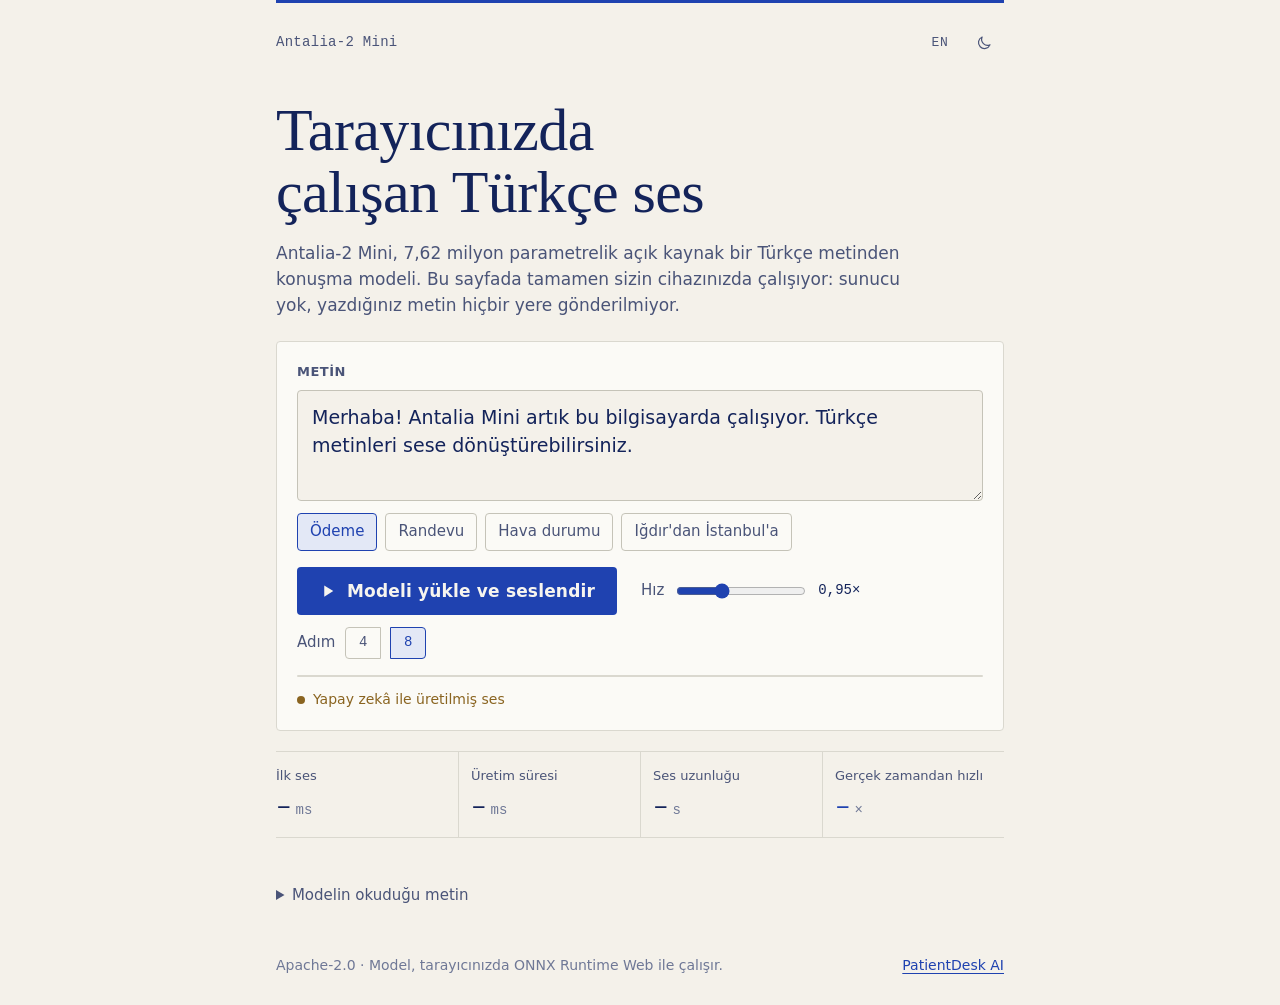
<file: antalia/index.html>
<!doctype html>
<html lang="tr">
<head>
<meta charset="utf-8">
<meta name="viewport" content="width=device-width, initial-scale=1">
<title>Antalia-2 Mini</title>
<meta name="description" content="Antalia-2 Mini: tarayıcıda, cihazınızda çalışan küçük, açık kaynak Türkçe metinden konuşma modeli.">
<meta name="color-scheme" content="light dark">
<link rel="icon" href="icon.svg" type="image/svg+xml">
<link rel="manifest" href="app.webmanifest">
<link rel="stylesheet" href="css/style.css">
<script>
  // theme before first paint: a stored choice wins, else the system preference
  try { const t = localStorage.getItem("am-theme"); if (t === "light" || t === "dark") document.documentElement.dataset.theme = t; } catch (e) {}
</script>
<script type="module" src="js/app.js"></script>
</head>
<body>
<div class="page">
  <header class="top">
    <span class="wordmark">Antalia-2 Mini</span>
    <nav class="toggles" aria-label="Görünüm">
      <button type="button" class="lang" id="lang" aria-label="Switch to English">EN</button>
      <button type="button" class="theme" id="theme" aria-label="Koyu tema">
        <svg class="i-moon" viewBox="0 0 24 24" width="18" height="18" aria-hidden="true"><path d="M20 14.5A8 8 0 0 1 9.5 4a8 8 0 1 0 10.5 10.5Z" fill="none" stroke="currentColor" stroke-width="1.6" stroke-linejoin="round"/></svg>
        <svg class="i-sun" viewBox="0 0 24 24" width="18" height="18" aria-hidden="true"><circle cx="12" cy="12" r="4" fill="none" stroke="currentColor" stroke-width="1.6"/><path d="M12 2.5v2.5M12 19v2.5M2.5 12H5M19 12h2.5M5.3 5.3l1.8 1.8M16.9 16.9l1.8 1.8M5.3 18.7l1.8-1.8M16.9 7.1l1.8-1.8" stroke="currentColor" stroke-width="1.6" stroke-linecap="round"/></svg>
      </button>
    </nav>
  </header>

  <main>
    <section class="intro">
      <h1 data-i18n="title">Tarayıcınızda çalışan Türkçe ses</h1>
      <p class="lead" data-i18n="lead">Antalia-2 Mini, 7,62 milyon parametrelik açık kaynak bir Türkçe metinden konuşma modeli. Bu sayfada tamamen sizin cihazınızda çalışıyor: sunucu yok, yazdığınız metin hiçbir yere gönderilmiyor.</p>
    </section>

    <section class="studio" aria-labelledby="text-label">
      <label id="text-label" for="text" class="label" data-i18n="textLabel">Metin</label>
      <textarea id="text" rows="3" spellcheck="false" maxlength="2000">Merhaba! Antalia Mini artık bu bilgisayarda çalışıyor. Türkçe metinleri sese dönüştürebilirsiniz.</textarea>
      <div class="examples" role="group" aria-label="Örnek cümleler" data-i18n-aria="examples">
        <button type="button" class="chip" data-example="0" data-i18n="ex0">Ödeme</button>
        <button type="button" class="chip" data-example="1" data-i18n="ex1">Randevu</button>
        <button type="button" class="chip" data-example="2" data-i18n="ex2">Hava durumu</button>
        <button type="button" class="chip" data-example="3" data-i18n="ex3">Iğdır'dan İstanbul'a</button>
      </div>

      <div class="controls">
        <button type="button" id="play" class="play" disabled>
          <svg class="i-play" viewBox="0 0 24 24" width="18" height="18" aria-hidden="true"><path d="M7 4.5v15l12-7.5z" fill="currentColor"/></svg>
          <svg class="i-stop" viewBox="0 0 24 24" width="18" height="18" aria-hidden="true"><rect x="6" y="6" width="12" height="12" fill="currentColor"/></svg>
          <span id="play-label" data-i18n="loading">Model yükleniyor</span>
        </button>
        <div class="setting">
          <label for="speed" data-i18n="speed">Hız</label>
          <input type="range" id="speed" min="0.75" max="1.35" step="0.05" value="0.95">
          <output id="speed-out" for="speed">0,95×</output>
        </div>
        <div class="setting steps" role="radiogroup" aria-label="Adım sayısı" data-i18n-aria="steps">
          <span class="setting-name" data-i18n="stepsShort">Adım</span>
          <label><input type="radio" name="steps" value="4"><span>4</span></label>
          <label><input type="radio" name="steps" value="8" checked><span>8</span></label>
        </div>
      </div>
      <div class="progress" id="progress" aria-hidden="true"><span></span></div>

      <p class="ai-label"><span class="dot" aria-hidden="true"></span><span data-i18n="aiLabel">Yapay zekâ ile üretilmiş ses</span></p>
    </section>

    <section class="readout" aria-live="polite" aria-labelledby="readout-title">
      <h2 id="readout-title" class="sr-only" data-i18n="readoutTitle">Ölçümler</h2>
      <dl class="stats">
        <div><dt data-i18n="ttfa">İlk ses</dt><dd><span id="r-ttfa">–</span><small>ms</small></dd></div>
        <div><dt data-i18n="gen">Üretim süresi</dt><dd><span id="r-gen">–</span><small>ms</small></dd></div>
        <div><dt data-i18n="len">Ses uzunluğu</dt><dd><span id="r-len">–</span><small>s</small></dd></div>
        <div class="hero-stat"><dt data-i18n="rtf">Gerçek zamandan hızlı</dt><dd><span id="r-rtf">–</span><small>×</small></dd></div>
      </dl>
      <p class="status" id="status"></p>
      <details class="reading">
        <summary data-i18n="reading">Modelin okuduğu metin</summary>
        <p id="model-text" class="mono"></p>
      </details>
      <p class="download" hidden id="download-row"><a id="download" download="antalia-mini.wav" data-i18n="download">WAV olarak indir</a></p>
    </section>
  </main>

  <footer class="foot">
    <p data-i18n="foot">Apache-2.0 · Model, tarayıcınızda ONNX Runtime Web ile çalışır.</p>
    <p><a href="https://speech.patientdesk.ai" rel="noopener">PatientDesk AI</a></p>
  </footer>
</div>
</body>
</html>
</file>
<file: antalia/css/style.css>
/* Antalia Mini demo. Tokens follow speech.patientdesk.ai's İznik look: glazed cream and cobalt in light,
   ink navy and cream in dark; Instrument Serif for display, Karla for text, JetBrains Mono for numbers.
   Corners nearly square (tiles, not pills). */
:root {
  --bg: #f4f1ea;
  --bg-elev: #fbfaf6;
  --bg-sunk: #ece8de;
  --fg: #13235a;
  --fg-2: #4a5478;
  --fg-3: #6f7896;
  --line: #dad8cf;
  --line-2: #c5c3b8;
  --brand: #1f42b0;
  --brand-strong: #17348f;
  --brand-fg: #f7f5ef;
  --brand-soft: #e3e8f6;
  --warm: #8a6420;
  --warm-soft: #f3e8cf;
  --err: #b83a32;
  --radius: 4px;
  --serif: "Instrument Serif", ui-serif, Georgia, serif;
  --sans: "Karla", ui-sans-serif, system-ui, -apple-system, "Segoe UI", sans-serif;
  --mono: "JetBrains Mono", ui-monospace, "SF Mono", Menlo, Consolas, monospace;
  color-scheme: light;
}
:root[data-theme="dark"] {
  --bg: #0a0f1e;
  --bg-elev: #0f1528;
  --bg-sunk: #141b33;
  --fg: #f1ece2;
  --fg-2: #b8bed1;
  --fg-3: #8d95b2;
  --line: #1f2744;
  --line-2: #2c3659;
  --brand: #7d9bff;
  --brand-strong: #9db3ff;
  --brand-fg: #0a0f1e;
  --brand-soft: #172150;
  --warm: #e3b26a;
  --warm-soft: #2e2512;
  --err: #e8776e;
  color-scheme: dark;
}
@media (prefers-color-scheme: dark) {
  :root:not([data-theme="light"]) {
    --bg: #0a0f1e;
    --bg-elev: #0f1528;
    --bg-sunk: #141b33;
    --fg: #f1ece2;
    --fg-2: #b8bed1;
    --fg-3: #8d95b2;
    --line: #1f2744;
    --line-2: #2c3659;
    --brand: #7d9bff;
    --brand-strong: #9db3ff;
    --brand-fg: #0a0f1e;
    --brand-soft: #172150;
    --warm: #e3b26a;
    --warm-soft: #2e2512;
    --err: #e8776e;
    color-scheme: dark;
  }
}

*, *::before, *::after { box-sizing: border-box; }
html { -webkit-text-size-adjust: 100%; }
body {
  margin: 0;
  background: var(--bg);
  color: var(--fg);
  font: 400 17px/1.55 var(--sans);
  -webkit-font-smoothing: antialiased;
}
.page {
  max-width: 760px;
  margin: 0 auto;
  padding: 0 16px;
  min-height: 100vh;
  display: flex;
  flex-direction: column;
}
.sr-only { position: absolute; width: 1px; height: 1px; overflow: hidden; clip: rect(0 0 0 0); white-space: nowrap; }
:focus-visible { outline: 2px solid var(--brand); outline-offset: 2px; }
button { font: inherit; color: inherit; }

/* ------------------------------------------------------------------ top */
.top {
  display: flex;
  align-items: center;
  justify-content: space-between;
  padding: 20px 0 0;
  border-top: 3px solid var(--brand);
  margin-top: 0;
}
.wordmark { font-family: var(--mono); font-size: 14px; letter-spacing: 0.02em; color: var(--fg-2); }
.toggles { display: flex; gap: 4px; }
.toggles button {
  min-width: 40px; height: 40px; padding: 0 10px;
  background: transparent; border: 1px solid transparent; border-radius: var(--radius);
  color: var(--fg-2); cursor: pointer; display: inline-flex; align-items: center; justify-content: center;
  font-family: var(--mono); font-size: 13px; letter-spacing: 0.06em;
}
.toggles button:hover { border-color: var(--line); color: var(--fg); }
.theme .i-sun { display: none; }
:root[data-theme="dark"] .theme .i-sun { display: block; }
:root[data-theme="dark"] .theme .i-moon { display: none; }
@media (prefers-color-scheme: dark) {
  :root:not([data-theme="light"]) .theme .i-sun { display: block; }
  :root:not([data-theme="light"]) .theme .i-moon { display: none; }
}

/* ------------------------------------------------------------------ intro */
.intro { padding: 36px 0 22px; }
h1 {
  font: 400 clamp(38px, 7vw, 60px)/1.04 var(--serif);
  letter-spacing: -0.01em;
  margin: 0 0 16px;
  text-wrap: balance;
}
.lead { margin: 0; max-width: 60ch; color: var(--fg-2); text-wrap: pretty; }

/* ------------------------------------------------------------------ studio */
.studio {
  background: var(--bg-elev);
  border: 1px solid var(--line);
  border-radius: var(--radius);
  padding: 20px;
}
.label { display: block; font-size: 13px; font-weight: 700; letter-spacing: 0.04em; text-transform: uppercase; color: var(--fg-2); margin-bottom: 8px; }
textarea {
  display: block; width: 100%; resize: vertical; min-height: 92px;
  font: 400 19px/1.5 var(--sans); color: var(--fg);
  background: var(--bg); border: 1px solid var(--line-2); border-radius: var(--radius);
  padding: 12px 14px;
}
textarea:focus-visible { outline: 2px solid var(--brand); outline-offset: 0; border-color: var(--brand); }
.examples { display: flex; flex-wrap: wrap; gap: 8px; margin: 12px 0 0; }
.chip {
  border: 1px solid var(--line-2); background: transparent; border-radius: var(--radius);
  padding: 6px 12px; font-size: 15px; color: var(--fg-2); cursor: pointer; min-height: 36px;
}
.chip:hover { color: var(--fg); border-color: var(--fg-3); }
.chip[aria-pressed="true"] { color: var(--brand); border-color: var(--brand); background: var(--brand-soft); }

.controls { display: flex; flex-wrap: wrap; align-items: center; gap: 12px 24px; margin-top: 16px; }
.play {
  display: inline-flex; align-items: center; gap: 10px;
  min-height: 48px; padding: 0 22px; min-width: 10.5em; justify-content: center;
  background: var(--brand); color: var(--brand-fg);
  border: 0; border-radius: var(--radius); cursor: pointer;
  font-size: 17px; font-weight: 700; letter-spacing: 0.01em;
  font-variant-numeric: tabular-nums;
}
.play:hover:not(:disabled) { background: var(--brand-strong); }
.play:disabled { cursor: progress; opacity: 0.75; }
.play .i-stop { display: none; }
.play[data-state="playing"] .i-stop { display: block; }
.play[data-state="playing"] .i-play { display: none; }

.setting { display: inline-flex; align-items: center; gap: 10px; font-size: 15px; color: var(--fg-2); }
.setting output { font-family: var(--mono); font-size: 14px; color: var(--fg); min-width: 4.5ch; font-variant-numeric: tabular-nums; }
input[type="range"] { width: 130px; accent-color: var(--brand); }
.steps label { position: relative; cursor: pointer; }
.steps input { position: absolute; opacity: 0; inset: 0; margin: 0; cursor: pointer; }
.steps label span {
  display: inline-flex; align-items: center; justify-content: center; min-width: 36px; height: 32px;
  border: 1px solid var(--line-2); font-family: var(--mono); font-size: 14px; color: var(--fg-2);
}
.steps label:first-of-type span { border-radius: var(--radius) 0 0 var(--radius); }
.steps label:last-of-type span { border-radius: 0 var(--radius) var(--radius) 0; margin-left: -1px; }
.steps input:checked + span { background: var(--brand-soft); color: var(--brand); border-color: var(--brand); position: relative; }
.steps input:focus-visible + span { outline: 2px solid var(--brand); outline-offset: 2px; }

.progress { height: 2px; background: var(--line); margin-top: 16px; overflow: hidden; border-radius: 1px; }
.progress span { display: block; height: 100%; width: 0; background: var(--brand); transition: width 120ms linear; }
.progress[data-done] { visibility: hidden; }

.ai-label { display: flex; align-items: center; gap: 8px; margin: 12px 0 0; font-size: 14px; color: var(--warm); font-weight: 500; }
.ai-label .dot { width: 8px; height: 8px; border-radius: 50%; background: currentColor; flex: none; }

/* ------------------------------------------------------------------ readout */
.readout { padding: 20px 0 8px; }
.stats { display: grid; grid-template-columns: repeat(4, 1fr); gap: 0; margin: 0; border-top: 1px solid var(--line); border-bottom: 1px solid var(--line); }
.stats > div { padding: 14px 12px 16px; border-left: 1px solid var(--line); min-width: 0; }
.stats > div:first-child { border-left: 0; padding-left: 0; }
.stats dt { font-size: 13px; color: var(--fg-2); margin-bottom: 6px; }
.stats dd { margin: 0; font-family: var(--mono); font-size: 26px; font-weight: 500; line-height: 1.1; font-variant-numeric: tabular-nums; white-space: nowrap; }
.stats dd small { font-size: 14px; color: var(--fg-3); margin-left: 4px; font-weight: 400; }
.stats .hero-stat dd { color: var(--brand); }
.status { font-family: var(--mono); font-size: 13px; color: var(--fg-3); margin: 12px 0 0; min-height: 1.5em; overflow-wrap: anywhere; }
.status.err { color: var(--err); }
.reading { margin-top: 14px; font-size: 15px; color: var(--fg-2); }
.reading summary { cursor: pointer; width: fit-content; }
.reading summary:hover { color: var(--fg); }
.mono { font-family: var(--mono); font-size: 14px; color: var(--fg); background: var(--bg-sunk); padding: 10px 12px; border-radius: var(--radius); margin: 8px 0 0; overflow-wrap: anywhere; min-height: 2.5em; }
.download { margin: 12px 0 0; font-size: 15px; }
a { color: var(--brand); text-underline-offset: 3px; }

.foot { margin-top: auto; padding: 40px 0 28px; font-size: 14px; color: var(--fg-3); display: flex; flex-wrap: wrap; justify-content: space-between; gap: 8px; }
.foot p { margin: 0; }

@media (max-width: 620px) {
  body { font-size: 16px; }
  .intro { padding: 32px 0 20px; }
  .studio { padding: 16px; }
  .stats { grid-template-columns: repeat(2, 1fr); }
  .stats > div:nth-child(3) { border-left: 0; padding-left: 0; }
  .stats > div:nth-child(n + 3) { border-top: 1px solid var(--line); }
  .stats dd { font-size: 22px; }
  .controls { gap: 14px 18px; }
  .play { width: 100%; justify-content: center; }
}
@media (prefers-reduced-motion: reduce) { .progress span { transition: none; } }
</file>
